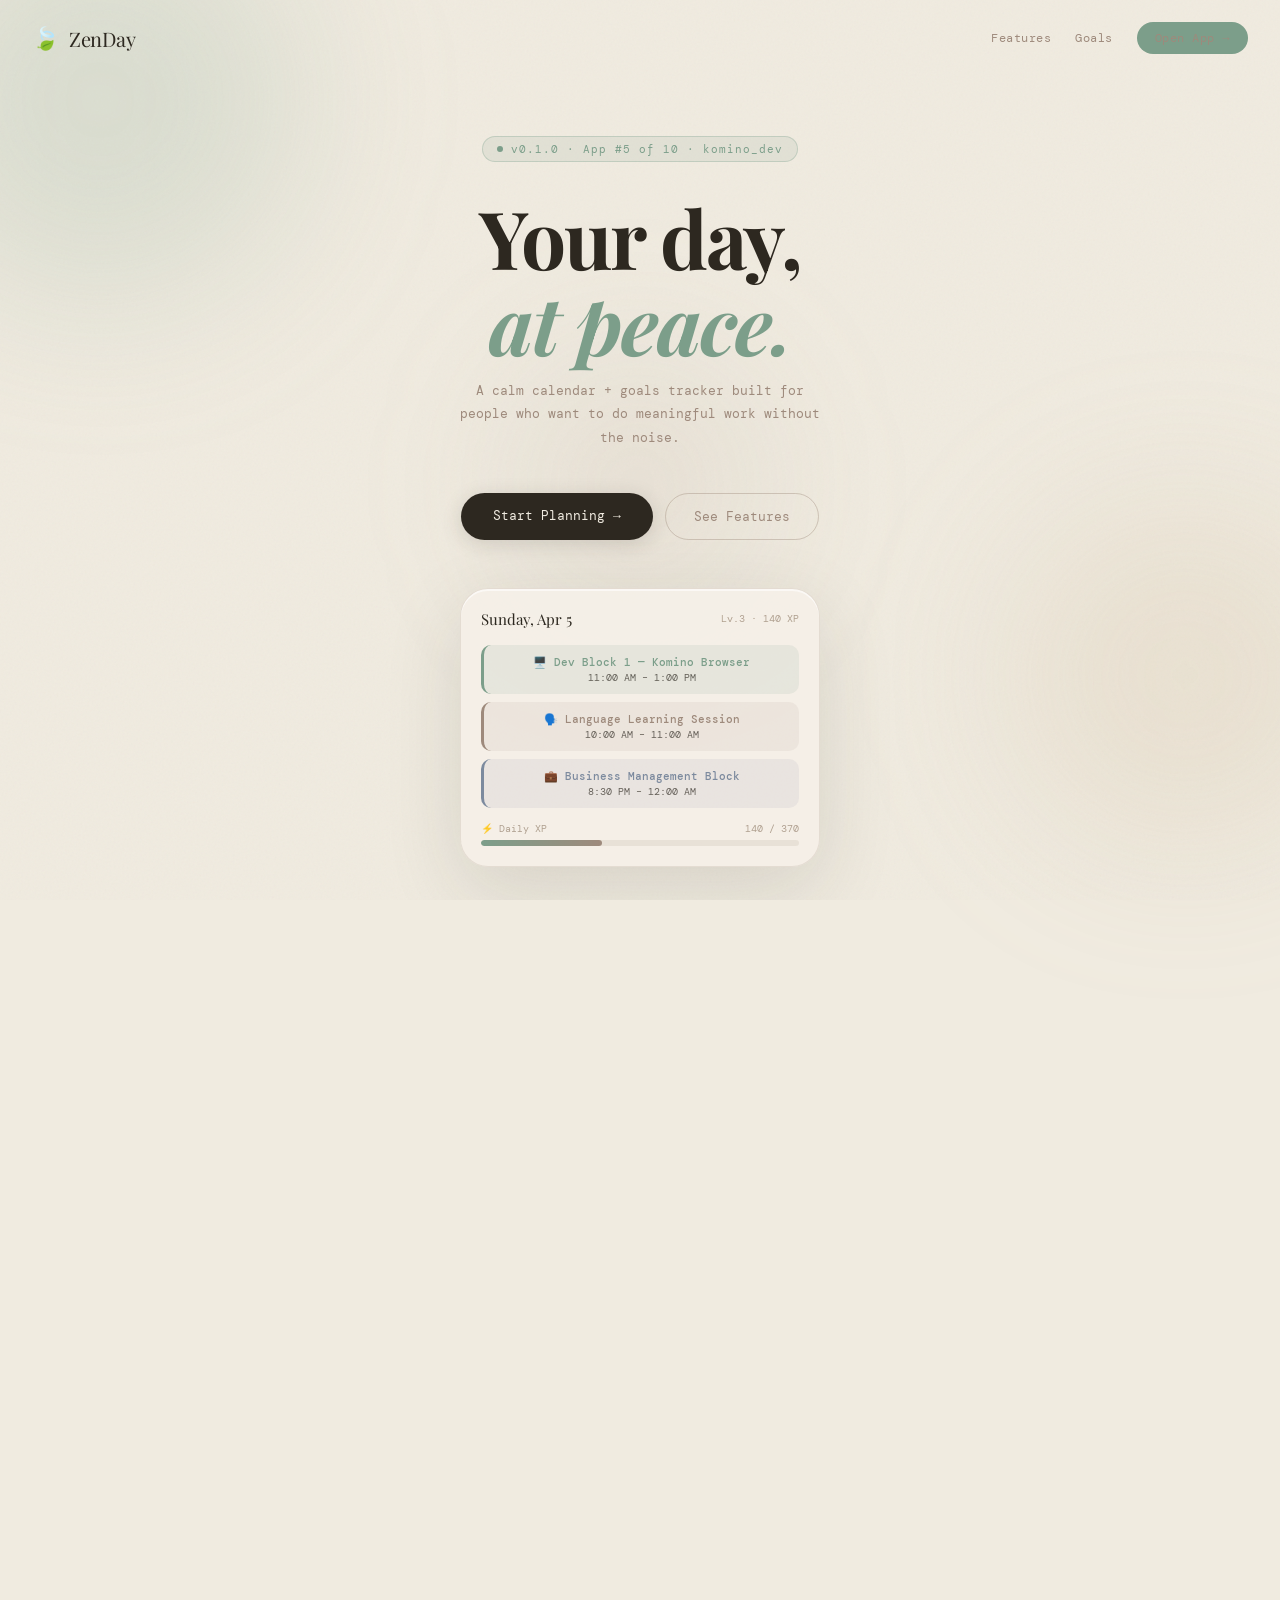
<file: index.html>
<!DOCTYPE html>
<html lang="en">
<head>
  <meta charset="UTF-8" />
  <meta name="viewport" content="width=device-width, initial-scale=1.0" />
  <title>ZenDay — calm. focused. yours.</title>
  <link rel="manifest" href="manifest.json" />
  <meta name="theme-color" content="#7c9e8a" />
  <link rel="preconnect" href="https://fonts.googleapis.com" />
  <link rel="preconnect" href="https://fonts.gstatic.com" crossorigin />
  <link href="https://fonts.googleapis.com/css2?family=Playfair+Display:ital,wght@0,400;0,600;1,400&family=DM+Mono:wght@300;400;500&display=swap" rel="stylesheet" />
  <style>
    *, *::before, *::after { box-sizing: border-box; margin: 0; padding: 0; }

    :root {
      --cream: #f0ebe0;
      --cream-dark: #e8e0d0;
      --sage: #7c9e8a;
      --sand: #c4a882;
      --brown: #9e8a7c;
      --ink: #2d2820;
      --muted: #9e8a7c;
      --faint: #b0a090;
    }

    html, body {
      height: 100%;
      background: var(--cream);
      color: var(--ink);
      font-family: 'DM Mono', monospace;
      overflow-x: hidden;
    }

    /* ── GRAIN ── */
    body::before {
      content: '';
      position: fixed; inset: 0;
      background-image: url("data:image/svg+xml,%3Csvg viewBox='0 0 512 512' xmlns='http://www.w3.org/2000/svg'%3E%3Cfilter id='n'%3E%3CfeTurbulence type='fractalNoise' baseFrequency='0.8' numOctaves='4' stitchTiles='stitch'/%3E%3C/filter%3E%3Crect width='100%25' height='100%25' filter='url(%23n)'/%3E%3C/svg%3E");
      opacity: 0.035;
      pointer-events: none;
      z-index: 0;
    }

    /* ── BLOBS ── */
    .blob {
      position: fixed;
      border-radius: 50%;
      filter: blur(80px);
      pointer-events: none;
      z-index: 0;
    }
    .blob-1 { width: 400px; height: 400px; background: rgba(124,158,138,0.18); top: -100px; left: -100px; }
    .blob-2 { width: 350px; height: 350px; background: rgba(196,168,130,0.15); bottom: 50px; right: -80px; }
    .blob-3 { width: 250px; height: 250px; background: rgba(158,138,124,0.12); top: 40%; left: 40%; }

    /* ── LAYOUT ── */
    .wrap { position: relative; z-index: 1; min-height: 100vh; display: flex; flex-direction: column; }

    /* ── NAV ── */
    nav {
      padding: 22px 32px;
      display: flex; align-items: center; justify-content: space-between;
    }
    .nav-logo { display: flex; align-items: center; gap: 10px; text-decoration: none; }
    .nav-logo span.leaf { font-size: 22px; }
    .nav-logo span.name { font-family: 'Playfair Display', serif; font-size: 20px; color: var(--ink); letter-spacing: -0.3px; }
    .nav-links { display: flex; gap: 24px; align-items: center; }
    .nav-links a { color: var(--muted); text-decoration: none; font-size: 12px; letter-spacing: 0.5px; transition: color 0.2s; }
    .nav-links a:hover { color: var(--ink); }
    .btn-nav {
      padding: 8px 18px; border-radius: 99px;
      background: var(--sage); color: #f5f0e8;
      font-family: 'DM Mono', monospace; font-size: 12px;
      border: none; cursor: pointer; text-decoration: none;
      transition: opacity 0.2s; display: inline-block;
    }
    .btn-nav:hover { opacity: 0.85; }

    /* ── HERO ── */
    .hero {
      flex: 1; display: flex; flex-direction: column; align-items: center;
      justify-content: center; padding: 60px 24px 40px; text-align: center;
    }
    .hero-tag {
      display: inline-flex; align-items: center; gap: 8px;
      background: rgba(124,158,138,0.12); border: 1px solid rgba(124,158,138,0.3);
      border-radius: 99px; padding: 5px 14px; margin-bottom: 32px;
      font-size: 11px; color: var(--sage); letter-spacing: 1px;
      animation: fadeUp 0.6s ease both;
    }
    .hero-dot { width: 6px; height: 6px; border-radius: 50%; background: var(--sage); }
    .hero-title {
      font-family: 'Playfair Display', serif;
      font-size: clamp(42px, 9vw, 80px);
      line-height: 1.08; letter-spacing: -2px;
      color: var(--ink); margin-bottom: 12px;
      animation: fadeUp 0.6s 0.1s ease both;
    }
    .hero-title em { font-style: italic; color: var(--sage); }
    .hero-sub {
      font-size: 13px; color: var(--muted); margin-bottom: 44px; line-height: 1.8;
      max-width: 380px; animation: fadeUp 0.6s 0.2s ease both;
    }
    .hero-cta { display: flex; gap: 12px; flex-wrap: wrap; justify-content: center; animation: fadeUp 0.6s 0.3s ease both; }
    .btn-primary {
      padding: 14px 32px; border-radius: 99px;
      background: var(--ink); color: var(--cream);
      font-family: 'DM Mono', monospace; font-size: 13px;
      border: none; cursor: pointer; text-decoration: none;
      transition: transform 0.2s, box-shadow 0.2s;
      box-shadow: 0 4px 20px rgba(45,40,32,0.15);
    }
    .btn-primary:hover { transform: translateY(-2px); box-shadow: 0 8px 28px rgba(45,40,32,0.2); }
    .btn-ghost {
      padding: 14px 28px; border-radius: 99px;
      border: 1px solid rgba(158,138,124,0.4);
      background: none; color: var(--muted);
      font-family: 'DM Mono', monospace; font-size: 13px;
      cursor: pointer; text-decoration: none;
      transition: all 0.2s;
    }
    .btn-ghost:hover { border-color: var(--ink); color: var(--ink); }

    /* ── PREVIEW CARD ── */
    .preview {
      margin: 48px auto 0; width: 100%; max-width: 360px;
      animation: fadeUp 0.7s 0.4s ease both;
    }
    .preview-phone {
      background: rgba(245,240,232,0.9);
      border: 1px solid rgba(158,138,124,0.2);
      border-radius: 28px;
      padding: 20px;
      box-shadow: 0 24px 80px rgba(45,40,32,0.12), 0 2px 0 rgba(255,255,255,0.6) inset;
    }
    .preview-bar {
      display: flex; align-items: center; justify-content: space-between;
      margin-bottom: 16px;
    }
    .preview-title { font-family: 'Playfair Display', serif; font-size: 15px; color: var(--ink); }
    .preview-date { font-size: 10px; color: var(--faint); }
    .preview-event {
      border-radius: 10px; padding: 10px 12px; margin-bottom: 8px;
      border-left: 3px solid;
    }
    .preview-event-title { font-size: 11px; font-weight: 500; }
    .preview-event-time { font-size: 10px; opacity: 0.7; margin-top: 2px; }
    .ev1 { background: rgba(124,158,138,0.12); border-color: #7c9e8a; }
    .ev1 .preview-event-title { color: #7c9e8a; }
    .ev2 { background: rgba(158,138,124,0.1); border-color: #9e8a7c; }
    .ev2 .preview-event-title { color: #9e8a7c; }
    .ev3 { background: rgba(124,130,158,0.1); border-color: #7c8a9e; }
    .ev3 .preview-event-title { color: #7c8a9e; }
    .preview-xp { margin-top: 14px; }
    .preview-xp-label { font-size: 10px; color: var(--faint); margin-bottom: 5px; display: flex; justify-content: space-between; }
    .preview-xp-bar { height: 6px; background: rgba(158,138,124,0.15); border-radius: 99px; overflow: hidden; }
    .preview-xp-fill { height: 100%; width: 38%; background: linear-gradient(90deg, #7c9e8a, #9e8a7c); border-radius: 99px; }

    /* ── FEATURES ── */
    .features {
      padding: 80px 24px; max-width: 900px; margin: 0 auto; width: 100%;
    }
    .section-tag {
      font-size: 11px; letter-spacing: 2px; color: var(--sage);
      text-transform: uppercase; text-align: center; margin-bottom: 14px;
    }
    .section-title {
      font-family: 'Playfair Display', serif; font-size: clamp(28px, 5vw, 42px);
      text-align: center; color: var(--ink); margin-bottom: 56px; letter-spacing: -1px;
    }
    .feat-grid { display: grid; grid-template-columns: repeat(auto-fit, minmax(240px, 1fr)); gap: 16px; }
    .feat-card {
      background: rgba(245,240,232,0.7); border: 1px solid rgba(158,138,124,0.18);
      border-radius: 20px; padding: 24px; transition: transform 0.2s, box-shadow 0.2s;
    }
    .feat-card:hover { transform: translateY(-4px); box-shadow: 0 12px 40px rgba(45,40,32,0.08); }
    .feat-icon { font-size: 28px; margin-bottom: 14px; }
    .feat-name { font-family: 'Playfair Display', serif; font-size: 16px; color: var(--ink); margin-bottom: 8px; }
    .feat-desc { font-size: 12px; color: var(--muted); line-height: 1.7; }

    /* ── GOALS PREVIEW ── */
    .goals-section {
      padding: 0 24px 80px; max-width: 700px; margin: 0 auto; width: 100%;
    }
    .goal-item {
      display: flex; align-items: center; gap: 14px;
      padding: 14px 16px; border-radius: 14px; margin-bottom: 10px;
      background: rgba(245,240,232,0.7); border: 1px solid rgba(158,138,124,0.15);
      animation: fadeUp 0.5s ease both;
    }
    .goal-check {
      width: 22px; height: 22px; border-radius: 50%; flex-shrink: 0;
      border: 2px solid var(--sand); display: flex; align-items: center; justify-content: center;
      font-size: 12px; color: #f5f0e8;
    }
    .goal-check.done { background: var(--sage); border-color: var(--sage); }
    .goal-text { flex: 1; font-size: 13px; color: var(--ink); }
    .goal-tags { display: flex; gap: 6px; flex-wrap: wrap; margin-top: 4px; }
    .goal-tag {
      font-size: 10px; padding: 2px 8px; border-radius: 99px;
      background: rgba(124,158,138,0.12); color: var(--sage);
      border: 1px solid rgba(124,158,138,0.25);
    }
    .goal-xp { font-size: 11px; color: var(--sand); font-weight: 500; flex-shrink: 0; }

    /* ── CTA SECTION ── */
    .cta-section {
      padding: 60px 24px 80px; text-align: center;
      background: rgba(124,158,138,0.06);
      border-top: 1px solid rgba(124,158,138,0.12);
    }
    .cta-section h2 { font-family: 'Playfair Display', serif; font-size: 32px; color: var(--ink); margin-bottom: 12px; letter-spacing: -0.5px; }
    .cta-section p { font-size: 13px; color: var(--muted); margin-bottom: 32px; }

    /* ── FOOTER ── */
    footer {
      padding: 24px 32px; border-top: 1px solid rgba(158,138,124,0.12);
      display: flex; align-items: center; justify-content: space-between;
      font-size: 11px; color: var(--faint);
    }
    .footer-right { display: flex; gap: 20px; }
    footer a { color: var(--faint); text-decoration: none; transition: color 0.2s; }
    footer a:hover { color: var(--ink); }

    /* ── ANIMATIONS ── */
    @keyframes fadeUp {
      from { opacity: 0; transform: translateY(20px); }
      to { opacity: 1; transform: translateY(0); }
    }

    /* ── MOBILE ── */
    @media (max-width: 600px) {
      nav { padding: 16px 20px; }
      .nav-links { gap: 12px; }
      .nav-links a:not(.btn-nav) { display: none; }
      footer { flex-direction: column; gap: 12px; text-align: center; }
      .footer-right { justify-content: center; }
    }
  </style>
</head>
<body>
  <div class="blob blob-1"></div>
  <div class="blob blob-2"></div>
  <div class="blob blob-3"></div>

  <div class="wrap">
    <!-- NAV -->
    <nav>
      <a href="index.html" class="nav-logo">
        <span class="leaf">🍃</span>
        <span class="name">ZenDay</span>
      </a>
      <div class="nav-links">
        <a href="#features">Features</a>
        <a href="#goals">Goals</a>
        <a href="app.html" class="btn-nav">Open App →</a>
      </div>
    </nav>

    <!-- HERO -->
    <section class="hero">
      <div class="hero-tag">
        <div class="hero-dot"></div>
        v0.1.0 · App #5 of 10 · komino_dev
      </div>
      <h1 class="hero-title">Your day,<br /><em>at peace.</em></h1>
      <p class="hero-sub">A calm calendar + goals tracker built for people who want to do meaningful work without the noise.</p>
      <div class="hero-cta">
        <a href="app.html" class="btn-primary">Start Planning →</a>
        <a href="#features" class="btn-ghost">See Features</a>
      </div>

      <!-- Phone preview -->
      <div class="preview">
        <div class="preview-phone">
          <div class="preview-bar">
            <span class="preview-title">Sunday, Apr 5</span>
            <span class="preview-date">Lv.3 · 140 XP</span>
          </div>
          <div class="preview-event ev1">
            <div class="preview-event-title">🖥️ Dev Block 1 — Komino Browser</div>
            <div class="preview-event-time">11:00 AM – 1:00 PM</div>
          </div>
          <div class="preview-event ev2">
            <div class="preview-event-title">🗣️ Language Learning Session</div>
            <div class="preview-event-time">10:00 AM – 11:00 AM</div>
          </div>
          <div class="preview-event ev3">
            <div class="preview-event-title">💼 Business Management Block</div>
            <div class="preview-event-time">8:30 PM – 12:00 AM</div>
          </div>
          <div class="preview-xp">
            <div class="preview-xp-label"><span>⚡ Daily XP</span><span>140 / 370</span></div>
            <div class="preview-xp-bar"><div class="preview-xp-fill"></div></div>
          </div>
        </div>
      </div>
    </section>

    <!-- FEATURES -->
    <section class="features" id="features">
      <div class="section-tag">What's inside</div>
      <h2 class="section-title">Everything you need,<br />nothing you don't.</h2>
      <div class="feat-grid">
        <div class="feat-card">
          <div class="feat-icon">📅</div>
          <div class="feat-name">Day Timeline</div>
          <div class="feat-desc">Visual hour-by-hour timeline with overlapping event support and color-coded categories. Add, edit, or delete in seconds.</div>
        </div>
        <div class="feat-card">
          <div class="feat-icon">⚡</div>
          <div class="feat-name">Goals & XP</div>
          <div class="feat-desc">Turn your to-dos into goals with XP rewards. Daily, weekly, monthly — watch your level bar grow as you check things off.</div>
        </div>
        <div class="feat-card">
          <div class="feat-icon">🔔</div>
          <div class="feat-name">Smart Alarms</div>
          <div class="feat-desc">Set reminder sounds before events start. Bell, chime, rain drop, singing bowl — or silence. Your choice.</div>
        </div>
        <div class="feat-card">
          <div class="feat-icon">👥</div>
          <div class="feat-name">Share Events</div>
          <div class="feat-desc">Share events with friends by username or invite link. See shared events at a glance directly on the timeline.</div>
        </div>
        <div class="feat-card">
          <div class="feat-icon">🏷️</div>
          <div class="feat-name">8 Categories</div>
          <div class="feat-desc">Dev, Study, Business, Creative, Health, Social, Meals, Personal — each with its own warm color on the timeline.</div>
        </div>
        <div class="feat-card">
          <div class="feat-icon">📲</div>
          <div class="feat-name">Install as App</div>
          <div class="feat-desc">Full PWA — install on your phone or desktop, works offline, feels native. No App Store needed.</div>
        </div>
      </div>
    </section>

    <!-- GOALS PREVIEW -->
    <section class="goals-section" id="goals">
      <div class="section-tag">Goals system</div>
      <h2 class="section-title" style="margin-bottom:32px;">Chase goals,<br />not tasks.</h2>

      <div class="goal-item" style="animation-delay:0s">
        <div class="goal-check done">✓</div>
        <div style="flex:1">
          <div class="goal-text">🌅 Morning routine + breakfast done by 10AM</div>
          <div class="goal-tags">
            <span class="goal-tag">daily</span>
            <span class="goal-tag" style="color:#c4a882;border-color:rgba(196,168,130,0.3);background:rgba(196,168,130,0.1)">personal</span>
          </div>
        </div>
        <div class="goal-xp">+10 xp</div>
      </div>
      <div class="goal-item" style="animation-delay:0.1s">
        <div class="goal-check done">✓</div>
        <div style="flex:1">
          <div class="goal-text">🗣️ Complete 1h language learning session</div>
          <div class="goal-tags">
            <span class="goal-tag">daily</span>
            <span class="goal-tag" style="color:#9e8a7c;border-color:rgba(158,138,124,0.3);background:rgba(158,138,124,0.1)">study</span>
          </div>
        </div>
        <div class="goal-xp">+25 xp</div>
      </div>
      <div class="goal-item" style="animation-delay:0.2s">
        <div class="goal-check"></div>
        <div style="flex:1">
          <div class="goal-text">🖥️ Ship 1 feature on Komino Browser</div>
          <div class="goal-tags">
            <span class="goal-tag">daily</span>
            <span class="goal-tag" style="color:#7c8a9e;border-color:rgba(124,138,158,0.3);background:rgba(124,138,158,0.1)">dev</span>
          </div>
        </div>
        <div class="goal-xp">+40 xp</div>
      </div>
      <div class="goal-item" style="animation-delay:0.3s">
        <div class="goal-check"></div>
        <div style="flex:1">
          <div class="goal-text">💰 Make first online earning (any amount)</div>
          <div class="goal-tags">
            <span class="goal-tag" style="color:#9e7c8a;border-color:rgba(158,124,138,0.3);background:rgba(158,124,138,0.1)">monthly</span>
            <span class="goal-tag" style="color:#9e7c8a;border-color:rgba(158,124,138,0.3);background:rgba(158,124,138,0.1)">business</span>
          </div>
        </div>
        <div class="goal-xp">+100 xp</div>
      </div>
    </section>

    <!-- CTA -->
    <section class="cta-section">
      <h2>Ready to plan your day?</h2>
      <p>It takes 30 seconds to set up. Just pick a username and go.</p>
      <a href="app.html" class="btn-primary">Open ZenDay →</a>
    </section>

    <!-- FOOTER -->
    <footer>
      <span>🍃 ZenDay v0.1.0 · komino_dev · 10-day 10-apps #5</span>
      <div class="footer-right">
        <a href="https://github.com/kayo-isle69" target="_blank">GitHub</a>
        <a href="app.html">App</a>
      </div>
    </footer>
  </div>

  <script>
    if ('serviceWorker' in navigator) {
      navigator.serviceWorker.register('sw.js');
    }
  </script>
</body>
</html>
</file>
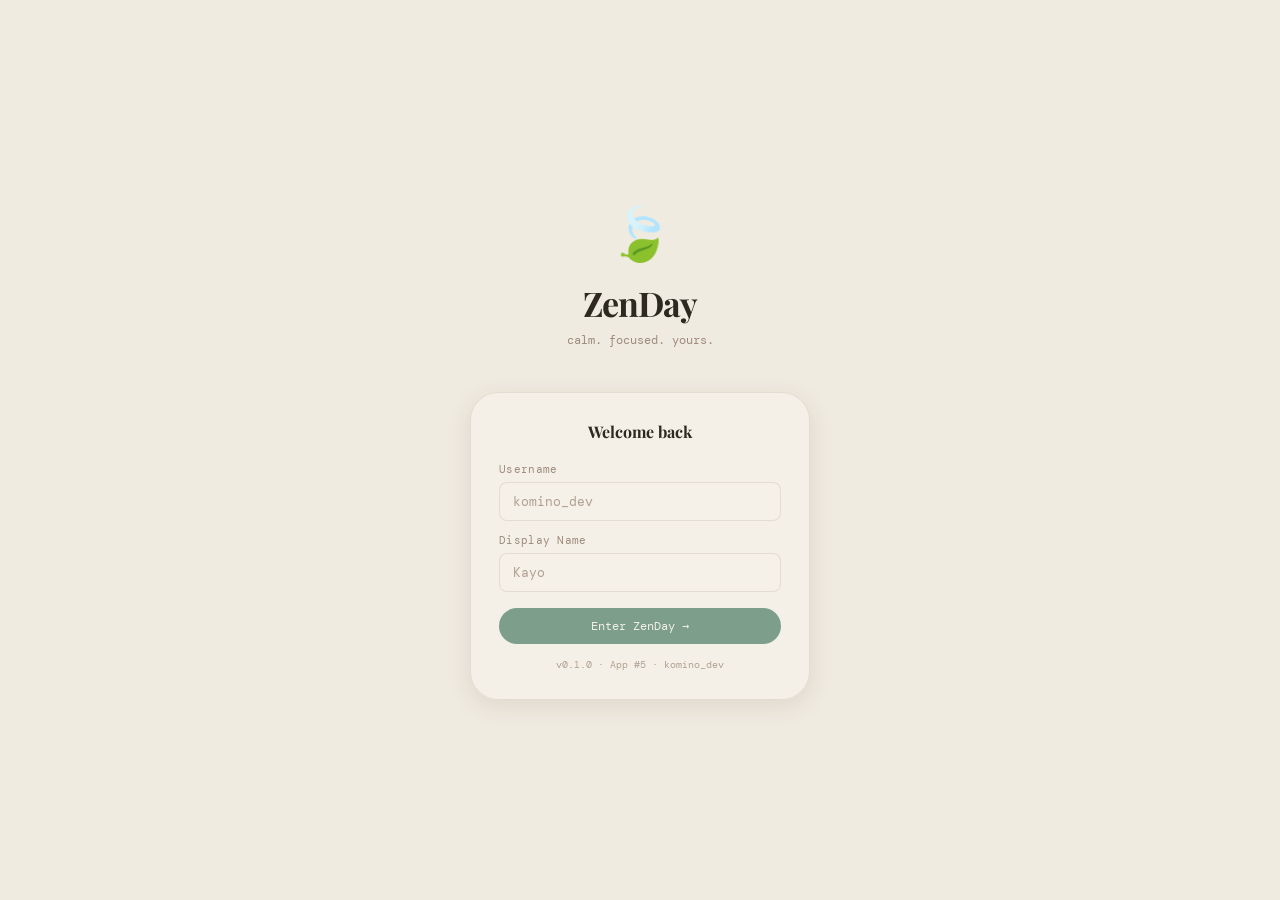
<file: app-1.html>
<!DOCTYPE html>
<html lang="en">
<head>
  <meta charset="UTF-8" />
  <meta name="viewport" content="width=device-width, initial-scale=1.0, viewport-fit=cover" />
  <title>ZenDay</title>
  <link rel="manifest" href="manifest.json" />
  <meta name="theme-color" content="#7c9e8a" />
  <meta name="apple-mobile-web-app-capable" content="yes" />
  <meta name="apple-mobile-web-app-status-bar-style" content="default" />
  <link rel="preconnect" href="https://fonts.googleapis.com" />
  <link rel="preconnect" href="https://fonts.gstatic.com" crossorigin />
  <link href="https://fonts.googleapis.com/css2?family=Playfair+Display:ital,wght@0,400;0,600;1,400&family=DM+Mono:wght@300;400;500&display=swap" rel="stylesheet" />
  <link rel="stylesheet" href="style.css" />
  <style>
    /* ── APP SHELL ── */
    #login-screen, #app-shell { position: fixed; inset: 0; z-index: 10; }

    /* LOGIN */
    #login-screen {
      display: flex; flex-direction: column; align-items: center; justify-content: center;
      padding: 32px 24px; gap: 0; background: var(--cream);
    }
    .login-logo { font-size: 52px; margin-bottom: 12px; }
    .login-title { font-family: 'Playfair Display', serif; font-size: 34px; color: var(--ink); letter-spacing: -1px; margin-bottom: 6px; }
    .login-sub { font-size: 12px; color: var(--muted); margin-bottom: 44px; }
    .login-card {
      background: var(--cream-card); border: 1px solid var(--border);
      border-radius: var(--radius-xl); padding: 28px;
      width: 100%; max-width: 340px;
      box-shadow: var(--shadow-md);
    }
    .login-card h3 { font-family: 'Playfair Display', serif; font-size: 16px; color: var(--ink); margin-bottom: 20px; text-align: center; }
    .login-card .form-row { display: flex; flex-direction: column; gap: 12px; }
    .login-version { font-size: 10px; color: var(--faint); text-align: center; margin-top: 14px; }

    /* APP SHELL */
    #app-shell { display: flex; flex-direction: column; background: var(--cream); }
    #app-shell.hidden { display: none; }

    /* HEADER */
    .app-header {
      padding: 14px 18px 10px;
      background: rgba(240,235,224,0.92); backdrop-filter: blur(14px);
      border-bottom: 1px solid var(--border);
      display: flex; align-items: center; justify-content: space-between;
      position: sticky; top: 0; z-index: 50; flex-shrink: 0;
    }
    .header-logo { display: flex; align-items: center; gap: 7px; }
    .header-logo span:first-child { font-size: 18px; }
    .header-logo span:last-child { font-family: 'Playfair Display', serif; font-size: 18px; color: var(--ink); }
    .header-right { display: flex; align-items: center; gap: 10px; }
    .header-user-info { text-align: right; }
    .header-level { font-size: 10px; color: var(--sage); }
    .header-xp { font-size: 10px; color: var(--faint); }

    /* CONTENT */
    #content { flex: 1; overflow-y: auto; overflow-x: hidden; padding-bottom: 72px; position: relative; z-index: 1; }

    /* BOTTOM NAV */
    .bottom-nav {
      position: fixed; bottom: 0; left: 0; right: 0; z-index: 60;
      background: rgba(240,235,224,0.95); backdrop-filter: blur(16px);
      border-top: 1px solid var(--border);
      display: flex; padding: 8px 0 max(12px, env(safe-area-inset-bottom));
    }
    .nav-item {
      flex: 1; background: none; border: none; cursor: pointer;
      display: flex; flex-direction: column; align-items: center; gap: 3px;
      padding: 4px 0; transition: opacity 0.15s;
    }
    .nav-icon { font-size: 22px; transition: filter 0.2s; }
    .nav-label { font-family: 'DM Mono', monospace; font-size: 10px; color: var(--faint); transition: color 0.2s; }
    .nav-dot { width: 4px; height: 4px; border-radius: 50%; background: var(--sage); opacity: 0; transition: opacity 0.2s; }
    .nav-item.active .nav-label { color: var(--sage); font-weight: 500; }
    .nav-item.active .nav-dot { opacity: 1; }
    .nav-item.active .nav-icon { filter: none; }
    .nav-item:not(.active) .nav-icon { filter: grayscale(55%) opacity(0.7); }

    /* ─── CALENDAR TAB ─── */
    #tab-calendar { padding: 16px 18px; }
    .cal-date-nav {
      display: flex; align-items: center; gap: 10px; margin-bottom: 16px;
    }
    .cal-date-center { flex: 1; text-align: center; }
    .cal-date-main { font-family: 'Playfair Display', serif; font-size: 17px; color: var(--ink); }
    .cal-date-sub { font-size: 10px; color: var(--faint); margin-top: 1px; }

    /* TIMELINE */
    .timeline-wrap { position: relative; }
    .tl-row { position: relative; display: flex; align-items: flex-start; min-height: 80px; }
    .tl-label { width: 50px; font-size: 10px; color: var(--faint); padding-top: 2px; flex-shrink: 0; font-family: 'DM Mono', monospace; }
    .tl-line { position: absolute; left: 50px; right: 0; top: 0; border-top: 1px solid rgba(158,138,124,0.13); }
    .tl-events { flex: 1; padding: 4px 0 0 8px; position: relative; min-height: 76px; }

    /* EVENTS */
    .event-block {
      border-radius: var(--radius-sm); padding: 6px 10px;
      cursor: pointer; margin-bottom: 4px; border-left: 3px solid;
      transition: transform 0.15s, box-shadow 0.15s;
      position: relative;
    }
    .event-block:hover { transform: translateX(2px); box-shadow: var(--shadow-sm); }
    .event-block-title { font-size: 12px; font-weight: 500; white-space: nowrap; overflow: hidden; text-overflow: ellipsis; }
    .event-block-meta { font-size: 10px; opacity: 0.7; margin-top: 2px; }
    .event-alarm-badge { position: absolute; top: 6px; right: 8px; font-size: 9px; }

    /* FLOATING ADD */
    .fab {
      position: fixed; bottom: 80px; right: 20px; z-index: 55;
      width: 54px; height: 54px; border-radius: 50%;
      background: linear-gradient(135deg, var(--sage), var(--brown));
      border: none; color: #f5f0e8; font-size: 26px;
      cursor: pointer; box-shadow: 0 4px 20px rgba(124,158,138,0.45);
      display: flex; align-items: center; justify-content: center;
      transition: transform 0.2s, box-shadow 0.2s;
    }
    .fab:hover { transform: scale(1.08); box-shadow: 0 6px 28px rgba(124,158,138,0.55); }

    /* ─── GOALS TAB ─── */
    #tab-goals { padding: 16px 18px; }

    .goals-xp-card {
      background: linear-gradient(135deg, rgba(124,158,138,0.12), rgba(196,168,130,0.12));
      border: 1px solid var(--sage-border); border-radius: var(--radius-lg);
      padding: 18px 20px; margin-bottom: 16px;
    }
    .goals-xp-top { display: flex; align-items: center; gap: 12px; margin-bottom: 14px; }
    .goals-xp-orb {
      width: 48px; height: 48px; border-radius: 50%;
      background: linear-gradient(135deg, var(--sage), var(--brown));
      display: flex; align-items: center; justify-content: center; font-size: 22px;
    }
    .goals-xp-info-level { font-family: 'Playfair Display', serif; font-size: 20px; color: var(--ink); }
    .goals-xp-info-sub { font-size: 11px; color: var(--muted); margin-top: 2px; }

    .goals-filter { display: flex; gap: 6px; margin-bottom: 14px; }
    .filter-btn {
      flex: 1; padding: 7px 4px; border-radius: 10px; cursor: pointer;
      font-family: 'DM Mono', monospace; font-size: 11px;
      border: 1px solid; transition: all 0.18s; text-transform: capitalize;
    }

    .goals-list { display: flex; flex-direction: column; gap: 10px; }
    .goal-item {
      display: flex; align-items: center; gap: 12px;
      background: var(--cream-card); border: 1px solid var(--border);
      border-radius: var(--radius-md); padding: 13px 14px;
      cursor: pointer; transition: all 0.18s;
    }
    .goal-item.done { opacity: 0.65; }
    .goal-check-circle {
      width: 24px; height: 24px; border-radius: 50%; flex-shrink: 0;
      border: 2px solid var(--sand); display: flex; align-items: center;
      justify-content: center; font-size: 12px; color: #f5f0e8;
      transition: all 0.2s;
    }
    .goal-check-circle.checked { background: var(--sage); border-color: var(--sage); }
    .goal-body { flex: 1; min-width: 0; }
    .goal-title { font-size: 13px; color: var(--ink); white-space: nowrap; overflow: hidden; text-overflow: ellipsis; }
    .goal-title.done { text-decoration: line-through; }
    .goal-tags-row { display: flex; gap: 5px; margin-top: 6px; flex-wrap: wrap; }
    .goal-xp-badge { font-size: 11px; color: var(--sand); flex-shrink: 0; font-weight: 500; }

    /* ─── FRIENDS TAB ─── */
    #tab-friends { padding: 16px 18px; display: flex; flex-direction: column; gap: 16px; }

    .invite-card {
      background: rgba(124,158,138,0.08); border: 1px solid var(--sage-border);
      border-radius: var(--radius-lg); padding: 16px;
    }
    .invite-card h4 { font-family: 'Playfair Display', serif; font-size: 15px; color: var(--ink); margin-bottom: 10px; }
    .invite-row { display: flex; gap: 8px; align-items: center; }
    .invite-link-box {
      flex: 1; background: rgba(245,240,232,0.8); border-radius: var(--radius-sm);
      padding: 8px 12px; font-size: 11px; color: var(--muted);
      border: 1px solid var(--border); overflow: hidden;
      white-space: nowrap; text-overflow: ellipsis;
    }
    .friend-item {
      display: flex; align-items: center; gap: 12px;
      background: var(--cream-card); border: 1px solid var(--border);
      border-radius: var(--radius-md); padding: 12px 14px;
    }
    .friend-info { flex: 1; }
    .friend-name { font-size: 13px; color: var(--ink); font-weight: 500; }
    .friend-shared { font-size: 11px; color: var(--muted); margin-top: 3px; }

    /* ─── EVENT FORM ─── */
    .form-stack { display: flex; flex-direction: column; gap: 14px; }
    .form-row-2 { display: grid; grid-template-columns: 1fr 1fr; gap: 10px; }
    .cat-grid { display: flex; flex-wrap: wrap; gap: 6px; }
    .cat-btn {
      padding: 5px 11px; border-radius: 99px; font-size: 12px; cursor: pointer;
      font-family: 'DM Mono', monospace; border: 1px solid; transition: all 0.18s;
    }
    .alarm-row { display: grid; grid-template-columns: 1fr 1fr; gap: 10px; }
    .friends-share { display: flex; gap: 8px; flex-wrap: wrap; }
    .share-friend-btn {
      display: flex; align-items: center; gap: 6px;
      padding: 5px 12px 5px 5px; border-radius: 99px; cursor: pointer;
      font-family: 'DM Mono', monospace; font-size: 12px; border: 1px solid;
      transition: all 0.18s;
    }
    .save-btn {
      width: 100%; padding: 13px; border-radius: var(--radius-md);
      border: none; font-family: 'DM Mono', monospace; font-size: 13px;
      font-weight: 500; cursor: pointer; color: #f5f0e8; transition: opacity 0.18s;
    }
    .save-btn:hover { opacity: 0.88; }

    /* ─── PROFILE ─── */
    #tab-profile { padding: 24px 18px; display: flex; flex-direction: column; gap: 20px; }
    .profile-card {
      background: var(--cream-card); border: 1px solid var(--border);
      border-radius: var(--radius-lg); padding: 22px;
      display: flex; flex-direction: column; align-items: center; gap: 12px;
    }
    .profile-name { font-family: 'Playfair Display', serif; font-size: 22px; color: var(--ink); }
    .profile-username { font-size: 12px; color: var(--muted); }
    .profile-stats { display: grid; grid-template-columns: repeat(3,1fr); gap: 12px; }
    .stat-box {
      background: var(--cream-card); border: 1px solid var(--border);
      border-radius: var(--radius-md); padding: 14px 10px; text-align: center;
    }
    .stat-val { font-family: 'Playfair Display', serif; font-size: 24px; color: var(--ink); }
    .stat-label { font-size: 10px; color: var(--muted); margin-top: 4px; }
    .logout-btn {
      width: 100%; padding: 13px; border-radius: var(--radius-md);
      border: 1px solid var(--border); background: none;
      font-family: 'DM Mono', monospace; font-size: 13px;
      color: var(--muted); cursor: pointer; transition: all 0.18s;
    }
    .logout-btn:hover { border-color: #c47c7c; color: #c47c7c; }
  </style>
</head>
<body>
  <div class="bg-blob bg-blob-1"></div>
  <div class="bg-blob bg-blob-2"></div>

  <!-- TOAST CONTAINER -->
  <div class="toast-container" id="toastContainer"></div>

  <!-- LOGIN SCREEN -->
  <div id="login-screen">
    <div class="login-logo">🍃</div>
    <h1 class="login-title">ZenDay</h1>
    <p class="login-sub">calm. focused. yours.</p>
    <div class="login-card">
      <h3>Welcome back</h3>
      <div class="form-row">
        <div>
          <label>Username</label>
          <input class="input" id="login-username" placeholder="komino_dev" maxlength="30" />
        </div>
        <div>
          <label>Display Name</label>
          <input class="input" id="login-name" placeholder="Kayo" maxlength="30" />
        </div>
        <button class="btn btn-sage" style="width:100%;margin-top:4px" onclick="doLogin()">Enter ZenDay →</button>
      </div>
      <div class="login-version">v0.1.0 · App #5 · komino_dev</div>
    </div>
  </div>

  <!-- APP SHELL -->
  <div id="app-shell" class="hidden">
    <!-- HEADER -->
    <header class="app-header">
      <div class="header-logo">
        <span>🍃</span>
        <span>ZenDay</span>
      </div>
      <div class="header-right">
        <div class="header-user-info">
          <div class="header-level" id="header-level">Lv. 1</div>
          <div class="header-xp" id="header-xp">0 XP</div>
        </div>
        <div class="avatar" id="header-avatar" style="width:36px;height:36px;font-size:14px;background:var(--sage)"></div>
      </div>
    </header>

    <!-- CONTENT AREA -->
    <div id="content">
      <!-- CALENDAR TAB -->
      <div id="tab-calendar">
        <div class="cal-date-nav">
          <button class="btn btn-icon" onclick="changeDate(-1)">‹</button>
          <div class="cal-date-center">
            <div class="cal-date-main" id="cal-date-main"></div>
            <div class="cal-date-sub" id="cal-date-sub"></div>
          </div>
          <button class="btn btn-icon" onclick="changeDate(1)">›</button>
        </div>
        <div class="timeline-wrap" id="timeline"></div>
      </div>

      <!-- GOALS TAB -->
      <div id="tab-goals" style="display:none">
        <div class="goals-xp-card">
          <div class="goals-xp-top">
            <div class="goals-xp-orb">⚡</div>
            <div>
              <div class="goals-xp-info-level" id="goals-level">Level 1</div>
              <div class="goals-xp-info-sub" id="goals-done-count">0 / 0 goals done</div>
            </div>
          </div>
          <div class="xp-bar-wrap">
            <div class="xp-bar-labels">
              <span id="xp-label-left">0 XP this level</span>
              <span id="xp-label-right">100 XP to next</span>
            </div>
            <div class="xp-bar-track"><div class="xp-bar-fill" id="xp-bar-fill" style="width:0%"></div></div>
          </div>
        </div>
        <div class="goals-filter">
          <button class="filter-btn" data-filter="all" onclick="setGoalFilter('all')">All</button>
          <button class="filter-btn" data-filter="daily" onclick="setGoalFilter('daily')">Daily</button>
          <button class="filter-btn" data-filter="weekly" onclick="setGoalFilter('weekly')">Weekly</button>
          <button class="filter-btn" data-filter="monthly" onclick="setGoalFilter('monthly')">Monthly</button>
        </div>
        <div class="goals-list" id="goals-list"></div>
        <button class="btn btn-sage" style="width:100%;margin-top:14px" onclick="openGoalForm()">+ New Goal</button>
      </div>

      <!-- FRIENDS TAB -->
      <div id="tab-friends" style="display:none">
        <div class="invite-card">
          <h4>Your Invite Link</h4>
          <div class="invite-row">
            <div class="invite-link-box" id="invite-link-box"></div>
            <button class="btn btn-sage" style="padding:9px 14px;font-size:12px" onclick="copyInviteLink()">Copy</button>
          </div>
        </div>
        <div>
          <label style="margin-bottom:8px">Add Friend by Username</label>
          <div style="display:flex;gap:8px">
            <input class="input" id="add-friend-input" placeholder="username..." style="flex:1" />
            <button class="btn btn-sage" style="padding:9px 14px;font-size:12px" onclick="addFriend()">Add</button>
          </div>
        </div>
        <div>
          <div style="font-family:'Playfair Display',serif;font-size:15px;color:var(--ink);margin-bottom:10px" id="friends-count-label">Friends (0)</div>
          <div id="friends-list" style="display:flex;flex-direction:column;gap:10px"></div>
        </div>
      </div>

      <!-- PROFILE TAB -->
      <div id="tab-profile" style="display:none">
        <div class="profile-card">
          <div class="avatar" id="profile-avatar" style="width:72px;height:72px;font-size:28px;background:var(--sage)"></div>
          <div class="profile-name" id="profile-name"></div>
          <div class="profile-username" id="profile-username"></div>
          <div style="width:100%;margin-top:4px">
            <div class="xp-bar-labels"><span id="profile-xp-label">LVL 1</span><span id="profile-xp-count">0 XP</span></div>
            <div class="xp-bar-track" style="margin-top:6px"><div class="xp-bar-fill" id="profile-xp-fill" style="width:0%"></div></div>
          </div>
        </div>
        <div class="profile-stats">
          <div class="stat-box"><div class="stat-val" id="stat-events">0</div><div class="stat-label">Events</div></div>
          <div class="stat-box"><div class="stat-val" id="stat-goals">0</div><div class="stat-label">Goals Done</div></div>
          <div class="stat-box"><div class="stat-val" id="stat-level">1</div><div class="stat-label">Level</div></div>
        </div>
        <button class="logout-btn" onclick="doLogout()">Sign Out</button>
      </div>
    </div>

    <!-- BOTTOM NAV -->
    <nav class="bottom-nav">
      <button class="nav-item active" data-tab="calendar" onclick="switchTab('calendar')">
        <span class="nav-icon">📅</span>
        <span class="nav-label">Calendar</span>
        <div class="nav-dot"></div>
      </button>
      <button class="nav-item" data-tab="goals" onclick="switchTab('goals')">
        <span class="nav-icon">⚡</span>
        <span class="nav-label">Goals</span>
        <div class="nav-dot"></div>
      </button>
      <button class="nav-item" data-tab="friends" onclick="switchTab('friends')">
        <span class="nav-icon">👥</span>
        <span class="nav-label">Friends</span>
        <div class="nav-dot"></div>
      </button>
      <button class="nav-item" data-tab="profile" onclick="switchTab('profile')">
        <span class="nav-icon">🌿</span>
        <span class="nav-label">Profile</span>
        <div class="nav-dot"></div>
      </button>
    </nav>

    <!-- FAB -->
    <button class="fab" id="fab" onclick="openEventForm()">+</button>
  </div>

  <!-- EVENT MODAL -->
  <div class="modal-overlay" id="event-modal">
    <div class="modal-sheet">
      <div class="modal-handle"></div>
      <div class="modal-header">
        <span class="modal-title" id="event-modal-title">New Event</span>
        <button class="modal-close" onclick="closeModal('event-modal')">×</button>
      </div>
      <div class="form-stack" id="event-form"></div>
    </div>
  </div>

  <!-- GOAL MODAL -->
  <div class="modal-overlay" id="goal-modal">
    <div class="modal-sheet">
      <div class="modal-handle"></div>
      <div class="modal-header">
        <span class="modal-title">New Goal</span>
        <button class="modal-close" onclick="closeModal('goal-modal')">×</button>
      </div>
      <div class="form-stack" id="goal-form"></div>
    </div>
  </div>

  <script src="app.js"></script>
</body>
</html>
</file>
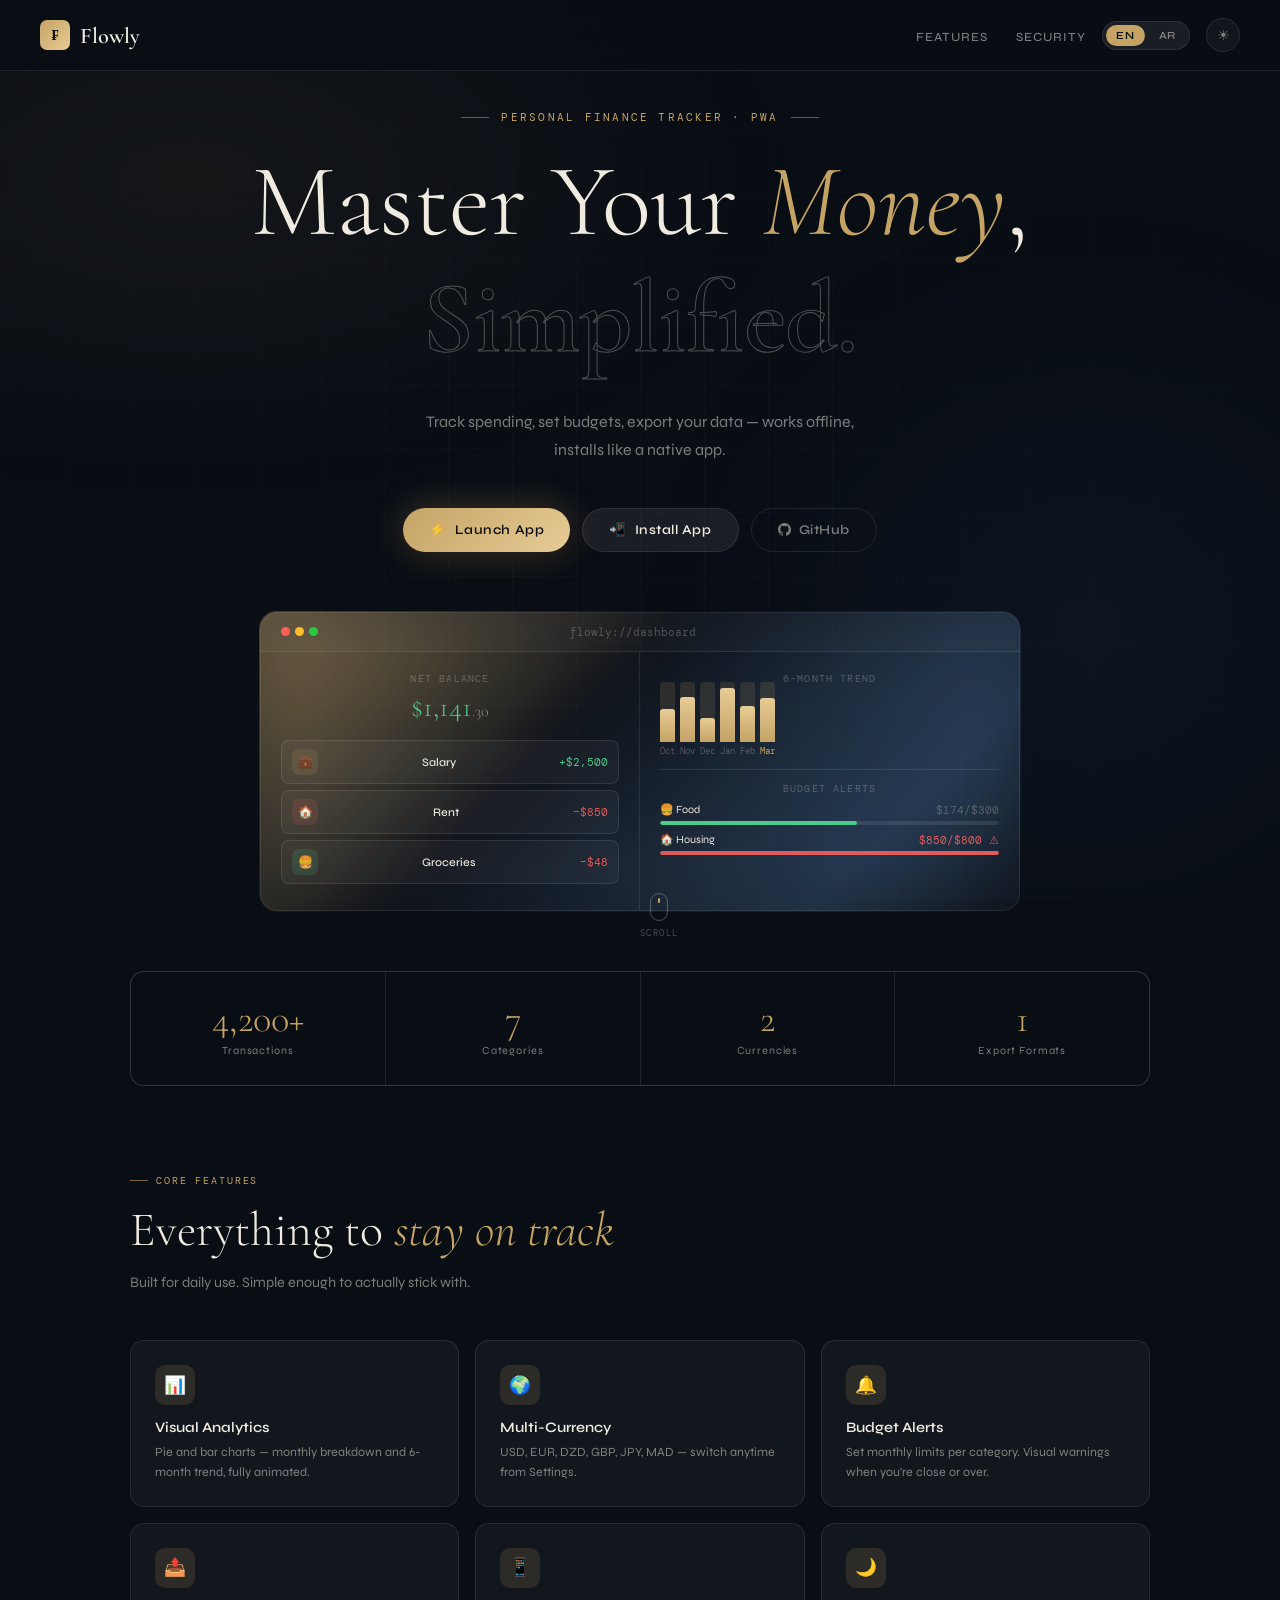
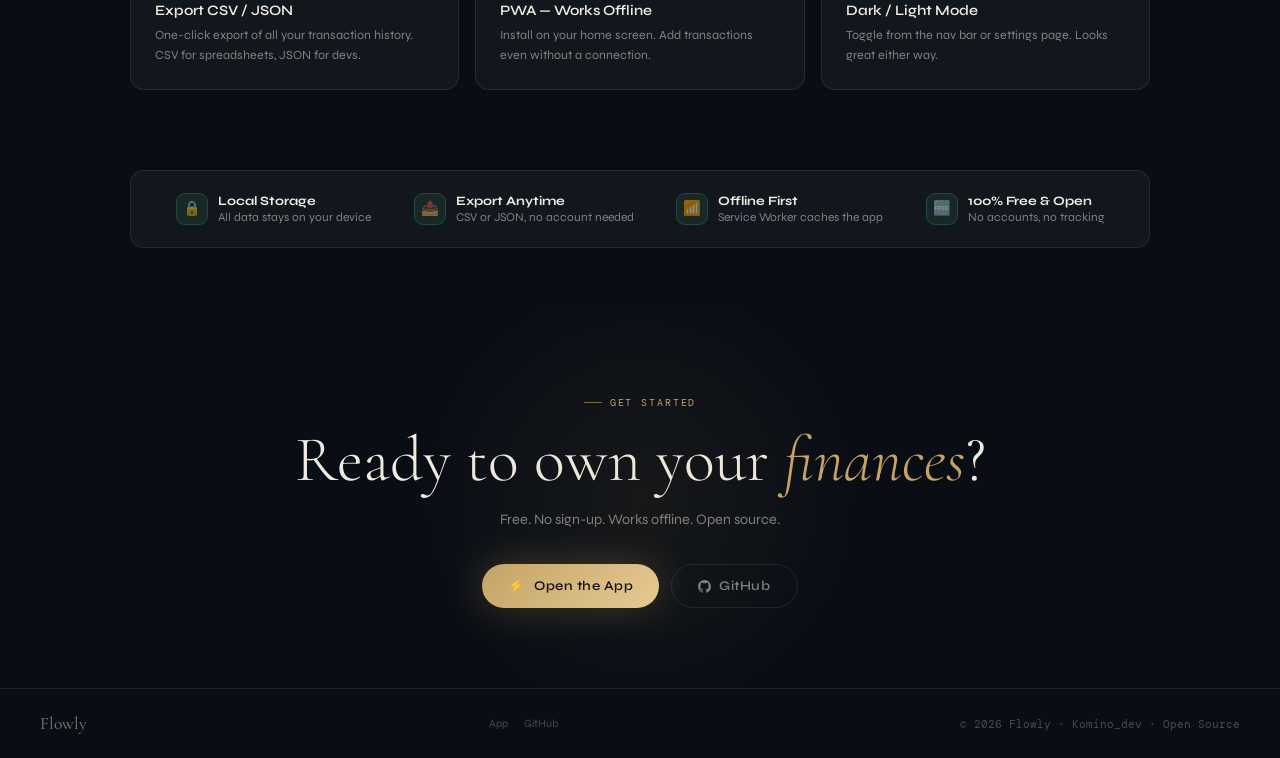
<file: index-6.html>
<!DOCTYPE html>
<html lang="en" dir="ltr" data-lang="en" data-theme="dark">
<head>
<meta charset="UTF-8">
<meta name="viewport" content="width=device-width, initial-scale=1.0">
<title>Flowly — Master Your Money, Simplified</title>
<link rel="manifest" href="manifest.json">
<meta name="theme-color" content="#c4a365">
<link rel="preconnect" href="https://fonts.googleapis.com">
<link href="https://fonts.googleapis.com/css2?family=Cormorant+Garamond:ital,wght@0,300;0,400;0,600;1,300;1,400&family=DM+Mono:wght@300;400;500&family=Syne:wght@400;500;600;700;800&display=swap" rel="stylesheet">
<style>
*, *::before, *::after { margin: 0; padding: 0; box-sizing: border-box; }
html { scroll-behavior: smooth; }
:root {
  --bg:#090d14; --surface:rgba(255,255,255,0.04); --surface-2:rgba(255,255,255,0.07);
  --border:rgba(255,255,255,0.09); --border-glow:rgba(196,163,101,0.3);
  --gold:#c4a365; --gold-light:#e8cc96; --gold-dim:rgba(196,163,101,0.15);
  --green:#4eca8b; --red:#e05c5c; --blue:#5c9be0;
  --text:#f0ebe0; --text-dim:rgba(240,235,224,0.5); --text-faint:rgba(240,235,224,0.28);
  --radius:16px; --font-d:'Cormorant Garamond',Georgia,serif;
  --font-ui:'Syne',sans-serif; --font-mono:'DM Mono',monospace;
}
[data-theme="light"] {
  --bg:#f5f0e8; --surface:rgba(0,0,0,0.04); --surface-2:rgba(0,0,0,0.06);
  --border:rgba(0,0,0,0.1); --gold:#9a6f2a; --gold-light:#c4932e;
  --gold-dim:rgba(154,111,42,0.1); --text:#1a1409;
  --text-dim:rgba(26,20,9,0.55); --text-faint:rgba(26,20,9,0.3);
}
body { background:var(--bg); color:var(--text); font-family:var(--font-ui); overflow-x:hidden; }
.bg-mesh { position:fixed; inset:0; z-index:0; pointer-events:none;
  background: radial-gradient(ellipse 80% 60% at 15% 20%,rgba(196,163,101,0.06) 0%,transparent 60%),
              radial-gradient(ellipse 60% 80% at 85% 70%,rgba(92,155,224,0.05) 0%,transparent 60%); }
.bg-grid { position:fixed; inset:0; z-index:0; pointer-events:none;
  background-image: linear-gradient(rgba(255,255,255,0.025) 1px,transparent 1px),
    linear-gradient(90deg,rgba(255,255,255,0.025) 1px,transparent 1px);
  background-size:64px 64px;
  mask-image:radial-gradient(ellipse 80% 80% at 50% 50%,black 0%,transparent 100%); }

nav { position:fixed; top:0; left:0; right:0; z-index:100; padding:18px 40px;
  display:flex; align-items:center; justify-content:space-between;
  backdrop-filter:blur(20px); background:rgba(9,13,20,0.7);
  border-bottom:1px solid var(--border); transition:padding 0.3s; }
[data-theme="light"] nav { background:rgba(245,240,232,0.8); }
nav.scrolled { padding:12px 40px; }
.nav-logo { display:flex; align-items:center; gap:10px; font-family:var(--font-d);
  font-size:1.4rem; font-weight:600; color:var(--text); text-decoration:none; }
.logo-mark { width:30px; height:30px; border-radius:7px;
  background:linear-gradient(135deg,var(--gold),var(--gold-light));
  display:flex; align-items:center; justify-content:center;
  font-size:0.85rem; color:#090d14; font-weight:700; }
.nav-right { display:flex; align-items:center; gap:16px; }
.nav-links { display:flex; gap:28px; list-style:none; }
.nav-links a { font-size:0.78rem; letter-spacing:0.08em; text-transform:uppercase;
  color:var(--text-dim); text-decoration:none; font-weight:500; transition:color 0.2s; }
.nav-links a:hover { color:var(--gold); }
.lang-toggle { display:flex; align-items:center; gap:4px;
  background:var(--surface-2); border:1px solid var(--border); border-radius:100px; padding:3px; }
.lang-btn { padding:4px 10px; border-radius:100px; border:none; cursor:pointer;
  font-family:var(--font-ui); font-size:0.68rem; font-weight:600; letter-spacing:0.06em;
  text-transform:uppercase; transition:all 0.2s; background:transparent; color:var(--text-dim); }
.lang-btn.active { background:var(--gold); color:#090d14; }
.theme-btn { width:34px; height:34px; border-radius:50%; border:1px solid var(--border);
  background:var(--surface); cursor:pointer; display:flex; align-items:center;
  justify-content:center; font-size:0.9rem; color:var(--text-dim); transition:all 0.2s; }
.theme-btn:hover { border-color:var(--gold); color:var(--gold); }

main { position:relative; z-index:1; }

.hero { min-height:100vh; display:flex; flex-direction:column; align-items:center;
  justify-content:center; padding:110px 40px 60px; text-align:center; }
.hero-eyebrow { font-family:var(--font-mono); font-size:0.7rem; letter-spacing:0.2em;
  text-transform:uppercase; color:var(--gold); margin-bottom:24px;
  display:flex; align-items:center; gap:12px;
  opacity:0; animation:fadeUp 0.8s 0.2s forwards; }
.hero-eyebrow::before,.hero-eyebrow::after { content:''; display:block; width:28px; height:1px; background:var(--gold); opacity:0.5; }
.hero-title { font-family:var(--font-d); font-size:clamp(3rem,8vw,6.5rem);
  font-weight:300; line-height:1.05; opacity:0; animation:fadeUp 0.9s 0.35s forwards; }
.hero-title em { font-style:italic; color:var(--gold); }
.hero-title-2 { font-family:var(--font-d); font-size:clamp(3rem,8vw,6.5rem);
  font-weight:600; color:transparent; -webkit-text-stroke:1px rgba(240,235,224,0.3);
  margin-bottom:28px; opacity:0; animation:fadeUp 0.9s 0.5s forwards; }
[data-theme="light"] .hero-title-2 { -webkit-text-stroke:1px rgba(26,20,9,0.2); }
.hero-sub { font-size:1rem; color:var(--text-dim); max-width:480px; line-height:1.75;
  opacity:0; animation:fadeUp 0.9s 0.65s forwards; margin-bottom:44px; }
.hero-btns { display:flex; flex-wrap:wrap; gap:12px; justify-content:center;
  opacity:0; animation:fadeUp 0.9s 0.8s forwards; margin-bottom:60px; }

.btn { display:inline-flex; align-items:center; gap:8px; padding:13px 26px;
  border-radius:100px; font-family:var(--font-ui); font-size:0.83rem; font-weight:600;
  letter-spacing:0.04em; text-decoration:none; cursor:pointer; border:none;
  transition:all 0.25s cubic-bezier(0.23,1,0.32,1); }
.btn-primary { background:linear-gradient(135deg,var(--gold),var(--gold-light)); color:#090d14;
  box-shadow:0 0 36px rgba(196,163,101,0.3),0 4px 16px rgba(0,0,0,0.4); }
.btn-primary:hover { box-shadow:0 0 56px rgba(196,163,101,0.5),0 6px 24px rgba(0,0,0,0.4); transform:translateY(-2px); }
.btn-secondary { background:var(--surface-2); border:1px solid var(--border); color:var(--text); }
.btn-secondary:hover { border-color:var(--gold); color:var(--gold); transform:translateY(-2px); }
.btn-ghost { background:transparent; border:1px solid var(--border); color:var(--text-dim); }
.btn-ghost:hover { border-color:var(--text-dim); color:var(--text); transform:translateY(-2px); }

/* mini dashboard preview */
.preview-wrap { width:100%; max-width:760px; opacity:0; animation:fadeUp 1s 1s forwards; position:relative; }
.preview-wrap::before { content:''; position:absolute; inset:-1px;
  background:linear-gradient(135deg,rgba(196,163,101,0.35),transparent 40%,rgba(92,155,224,0.15) 80%,transparent);
  border-radius:18px; z-index:-1; }
.preview-card { background:rgba(255,255,255,0.03); backdrop-filter:blur(32px);
  border:1px solid var(--border); border-radius:18px; overflow:hidden; }
.preview-bar { display:flex; align-items:center; justify-content:space-between;
  padding:12px 20px; border-bottom:1px solid var(--border); background:rgba(255,255,255,0.02); }
.preview-dots { display:flex; gap:5px; }
.preview-dot { width:9px; height:9px; border-radius:50%; }
.preview-dot:nth-child(1){background:#ff5f57} .preview-dot:nth-child(2){background:#febc2e} .preview-dot:nth-child(3){background:#28c840}
.preview-body { display:grid; grid-template-columns:1fr 1fr; }
.preview-left { padding:20px; border-right:1px solid var(--border); }
.preview-right { padding:20px; }
.p-label { font-size:0.62rem; letter-spacing:0.12em; text-transform:uppercase; color:var(--text-faint); font-family:var(--font-mono); margin-bottom:4px; }
.p-val { font-family:var(--font-d); font-size:1.8rem; font-weight:300; }
.p-val.pos { color:var(--green); } .p-val.neg { color:var(--red); }
.tx-mini { display:flex; align-items:center; gap:8px; padding:8px 10px;
  background:var(--surface); border:1px solid var(--border); border-radius:8px; margin-bottom:6px; font-size:0.72rem; }
.tx-mini-icon { width:26px; height:26px; border-radius:7px; display:flex; align-items:center; justify-content:center; font-size:0.75rem; }
.tx-mini-name { flex:1; font-weight:500; }
.tx-mini-amt { font-family:var(--font-mono); font-size:0.7rem; }
.tx-mini-amt.pos{color:var(--green)} .tx-mini-amt.neg{color:var(--red)}
.bars-mini { display:flex; align-items:flex-end; gap:5px; height:60px; margin:12px 0 4px; }
.bar-m { flex:1; border-radius:3px 3px 0 0; position:relative; background:rgba(196,163,101,0.15); }
.bar-m::after { content:''; position:absolute; bottom:0; left:0; right:0;
  background:linear-gradient(180deg,var(--gold-light),var(--gold)); border-radius:3px 3px 0 0;
  animation:bGrow 1.4s cubic-bezier(0.23,1,0.32,1) forwards; }
.bar-m[data-h="55"]::after{height:55%;animation-delay:1.1s}
.bar-m[data-h="75"]::after{height:75%;animation-delay:1.2s}
.bar-m[data-h="40"]::after{height:40%;animation-delay:1.3s}
.bar-m[data-h="90"]::after{height:90%;animation-delay:1.4s}
.bar-m[data-h="60"]::after{height:60%;animation-delay:1.5s}
.bar-m[data-h="72"]::after{height:72%;animation-delay:1.6s}
@keyframes bGrow { from{height:0} }
.bar-ml { font-size:0.55rem; color:var(--text-faint); font-family:var(--font-mono); text-align:center; margin-top:3px; }

/* features */
section { padding:80px 40px; max-width:1100px; margin:0 auto; }
.s-tag { display:inline-flex; align-items:center; gap:8px; font-family:var(--font-mono);
  font-size:0.65rem; letter-spacing:0.18em; text-transform:uppercase; color:var(--gold); margin-bottom:16px; }
.s-tag::before { content:''; display:block; width:18px; height:1px; background:var(--gold); opacity:0.6; }
.s-title { font-family:var(--font-d); font-size:clamp(1.8rem,4vw,3rem); font-weight:300; line-height:1.15; margin-bottom:12px; }
.s-title em { font-style:italic; color:var(--gold); }
.s-body { color:var(--text-dim); line-height:1.8; font-size:0.9rem; max-width:520px; }
.feat-grid { display:grid; grid-template-columns:repeat(auto-fill,minmax(260px,1fr)); gap:16px; margin-top:44px; }
.feat-card { background:var(--surface); border:1px solid var(--border); border-radius:14px; padding:24px;
  transition:all 0.3s cubic-bezier(0.23,1,0.32,1); }
.feat-card:hover { border-color:rgba(196,163,101,0.25); transform:translateY(-3px);
  box-shadow:0 16px 48px rgba(0,0,0,0.3); }
.feat-icon { width:40px; height:40px; border-radius:10px; background:var(--gold-dim);
  display:flex; align-items:center; justify-content:center; font-size:1.1rem; margin-bottom:14px; }
.feat-name { font-size:0.9rem; font-weight:600; margin-bottom:6px; }
.feat-desc { font-size:0.78rem; color:var(--text-dim); line-height:1.6; }

/* stats */
.stats-row { display:grid; grid-template-columns:repeat(4,1fr); gap:1px;
  background:var(--border); border:1px solid var(--border); border-radius:14px;
  overflow:hidden; margin:60px auto 0; max-width:840px; }
.stat-cell { background:var(--bg); padding:28px 20px; text-align:center; }
.stat-num { font-family:var(--font-d); font-size:2.4rem; font-weight:300; color:var(--gold); line-height:1; margin-bottom:6px; }
.stat-lbl { font-size:0.68rem; color:var(--text-dim); letter-spacing:0.08em; }

/* cta */
.cta { text-align:center; padding:80px 40px; position:relative; overflow:hidden; }
.cta-glow { position:absolute; top:50%; left:50%; transform:translate(-50%,-50%);
  width:500px; height:500px; background:radial-gradient(circle,rgba(196,163,101,0.07),transparent 70%); pointer-events:none; }
.cta-title { font-family:var(--font-d); font-size:clamp(2rem,5vw,4.5rem); font-weight:300; line-height:1.1; margin-bottom:16px; }
.cta-title em { font-style:italic; color:var(--gold); }
.cta-sub { color:var(--text-dim); font-size:0.9rem; margin-bottom:36px; }
.cta-btns { display:flex; gap:12px; justify-content:center; flex-wrap:wrap; }

/* security */
.sec-strip { margin:0 auto 60px; max-width:1020px; padding:0 40px;
  background:var(--surface); border:1px solid var(--border); border-radius:14px;
  display:flex; align-items:center; justify-content:space-around; flex-wrap:wrap; gap:16px;
  padding:22px 32px; }
.sec-badge { display:flex; align-items:center; gap:10px; font-size:0.75rem; color:var(--text-dim); }
.sec-icon { width:32px; height:32px; border-radius:9px; background:rgba(78,202,139,0.1);
  border:1px solid rgba(78,202,139,0.2); display:flex; align-items:center; justify-content:center; font-size:0.9rem; }
.sec-badge strong { display:block; font-size:0.8rem; color:var(--text); margin-bottom:1px; }

footer { border-top:1px solid var(--border); padding:24px 40px;
  display:flex; align-items:center; justify-content:space-between; flex-wrap:wrap; gap:12px; }
.footer-logo { font-family:var(--font-d); font-size:1.1rem; color:var(--text-dim); }
.footer-copy { font-size:0.68rem; color:var(--text-faint); font-family:var(--font-mono); }
.footer-links { display:flex; gap:16px; }
.footer-links a { font-size:0.68rem; color:var(--text-faint); text-decoration:none; transition:color 0.2s; }
.footer-links a:hover { color:var(--gold); }

.reveal { opacity:0; transform:translateY(24px); transition:opacity 0.7s cubic-bezier(0.23,1,0.32,1),transform 0.7s cubic-bezier(0.23,1,0.32,1); }
.reveal.vis { opacity:1; transform:none; }
.scroll-hint { position:absolute; bottom:32px; left:50%; transform:translateX(-50%);
  display:flex; flex-direction:column; align-items:center; gap:6px;
  opacity:0; animation:fadeUp 1s 1.5s forwards; }
.scroll-hint span { font-family:var(--font-mono); font-size:0.58rem; letter-spacing:0.15em; color:var(--text-faint); }
.sa { width:18px; height:28px; border:1px solid var(--text-faint); border-radius:9px; position:relative; }
.sa::after { content:''; position:absolute; top:4px; left:50%; transform:translateX(-50%);
  width:2px; height:5px; background:var(--gold); border-radius:2px; animation:sb 2s infinite; }
@keyframes sb { 0%,100%{top:4px;opacity:1} 80%{top:14px;opacity:0} }
@keyframes fadeUp { from{opacity:0;transform:translateY(20px)} to{opacity:1;transform:none} }
@media(max-width:700px){
  nav{padding:14px 16px} .nav-links{display:none} section{padding:56px 16px}
  .hero{padding:90px 16px 50px} .preview-body{grid-template-columns:1fr}
  .preview-right{border-top:1px solid var(--border)}
  .stats-row{grid-template-columns:repeat(2,1fr)} .sec-strip{margin:0 16px 40px}
  .feat-grid{grid-template-columns:1fr} .cta{padding:56px 16px} footer{padding:20px 16px}
}
</style>
</head>
<body>
<div class="bg-mesh"></div>
<div class="bg-grid"></div>

<nav id="nav">
  <a href="index.html" class="nav-logo"><div class="logo-mark">₣</div>Flowly</a>
  <div class="nav-right">
    <ul class="nav-links">
      <li><a href="#features">Features</a></li>
      <li><a href="#security">Security</a></li>
    </ul>
    <div class="lang-toggle">
      <button class="lang-btn active" id="btn-en" onclick="setLang('en')">EN</button>
      <button class="lang-btn" id="btn-ar" onclick="setLang('ar')">AR</button>
    </div>
    <button class="theme-btn" id="lp-theme-btn" onclick="toggleLPTheme()">☀</button>
  </div>
</nav>

<main>
<!-- HERO -->
<div class="hero" style="position:relative">
  <div class="hero-eyebrow" data-en="Personal Finance Tracker · PWA" data-ar="متتبع مالي شخصي · PWA">Personal Finance Tracker · PWA</div>
  <h1 class="hero-title" data-en="Master Your <em>Money</em>," data-ar="أتقن <em>أموالك</em>,">Master Your <em>Money</em>,</h1>
  <div class="hero-title-2" data-en="Simplified." data-ar="ببساطة.">Simplified.</div>
  <p class="hero-sub" data-en="Track spending, set budgets, export your data — works offline, installs like a native app." data-ar="تتبع الإنفاق، حدد الميزانيات، صدّر بياناتك — يعمل دون اتصال ويُثبَّت كتطبيق أصلي.">Track spending, set budgets, export your data — works offline, installs like a native app.</p>
  <div class="hero-btns">
    <a href="app.html" class="btn btn-primary">⚡ <span data-en="Launch App" data-ar="تشغيل">Launch App</span></a>
    <button class="btn btn-secondary" onclick="triggerPWAInstall()">📲 <span data-en="Install App" data-ar="تثبيت">Install App</span></button>
    <a href="https://github.com/kayo-isle69" target="_blank" class="btn btn-ghost">
      <svg width="13" height="13" viewBox="0 0 24 24" fill="currentColor"><path d="M12 0C5.37 0 0 5.37 0 12c0 5.31 3.435 9.795 8.205 11.385.6.105.825-.255.825-.57 0-.285-.015-1.23-.015-2.235-3.015.555-3.795-.735-4.035-1.41-.135-.345-.72-1.41-1.23-1.695-.42-.225-1.02-.78-.015-.795.945-.015 1.62.87 1.845 1.23 1.08 1.815 2.805 1.305 3.495.99.105-.78.42-1.305.765-1.605-2.67-.3-5.46-1.335-5.46-5.925 0-1.305.465-2.385 1.23-3.225-.12-.3-.54-1.53.12-3.18 0 0 1.005-.315 3.3 1.23.96-.27 1.98-.405 3-.405s2.04.135 3 .405c2.295-1.56 3.3-1.23 3.3-1.23.66 1.65.24 2.88.12 3.18.765.84 1.23 1.905 1.23 3.225 0 4.605-2.805 5.625-5.475 5.925.435.375.81 1.095.81 2.22 0 1.605-.015 2.895-.015 3.3 0 .315.225.69.825.57A12.02 12.02 0 0024 12c0-6.63-5.37-12-12-12z"/></svg>
      <span data-en="GitHub" data-ar="GitHub">GitHub</span>
    </a>
  </div>

  <!-- PREVIEW -->
  <div class="preview-wrap">
    <div class="preview-card">
      <div class="preview-bar">
        <div class="preview-dots"><div class="preview-dot"></div><div class="preview-dot"></div><div class="preview-dot"></div></div>
        <span style="font-size:0.68rem;color:var(--text-faint);font-family:var(--font-mono)">flowly://dashboard</span>
        <div style="width:52px"></div>
      </div>
      <div class="preview-body">
        <div class="preview-left">
          <div class="p-label" data-en="Net Balance" data-ar="الرصيد">Net Balance</div>
          <div class="p-val pos" style="margin-bottom:16px">$1,141<small style="font-size:1rem;color:var(--text-dim)">.30</small></div>
          <div class="tx-mini">
            <div class="tx-mini-icon" style="background:rgba(196,163,101,0.15)">💼</div>
            <span class="tx-mini-name" data-en="Salary" data-ar="راتب">Salary</span>
            <span class="tx-mini-amt pos">+$2,500</span>
          </div>
          <div class="tx-mini">
            <div class="tx-mini-icon" style="background:rgba(224,92,92,0.15)">🏠</div>
            <span class="tx-mini-name" data-en="Rent" data-ar="إيجار">Rent</span>
            <span class="tx-mini-amt neg">−$850</span>
          </div>
          <div class="tx-mini">
            <div class="tx-mini-icon" style="background:rgba(78,202,139,0.15)">🍔</div>
            <span class="tx-mini-name" data-en="Groceries" data-ar="بقالة">Groceries</span>
            <span class="tx-mini-amt neg">−$48</span>
          </div>
        </div>
        <div class="preview-right">
          <div class="p-label" data-en="6-Month Trend" data-ar="اتجاه 6 أشهر">6-Month Trend</div>
          <div class="bars-mini">
            <div><div class="bar-m" data-h="55" style="height:60px"></div><div class="bar-ml">Oct</div></div>
            <div><div class="bar-m" data-h="75" style="height:60px"></div><div class="bar-ml">Nov</div></div>
            <div><div class="bar-m" data-h="40" style="height:60px"></div><div class="bar-ml">Dec</div></div>
            <div><div class="bar-m" data-h="90" style="height:60px"></div><div class="bar-ml">Jan</div></div>
            <div><div class="bar-m" data-h="60" style="height:60px"></div><div class="bar-ml">Feb</div></div>
            <div><div class="bar-m" data-h="72" style="height:60px"></div><div class="bar-ml" style="color:var(--gold)">Mar</div></div>
          </div>
          <div style="height:1px;background:var(--border);margin:12px 0"></div>
          <div class="p-label" data-en="Budget Alerts" data-ar="تنبيهات">Budget Alerts</div>
          <div style="margin-top:8px">
            <div style="display:flex;justify-content:space-between;font-size:0.68rem;margin-bottom:4px"><span>🍔 Food</span><span style="color:var(--text-faint);font-family:var(--font-mono)">$174/$300</span></div>
            <div style="height:4px;background:var(--border);border-radius:2px;overflow:hidden"><div style="height:100%;width:58%;background:var(--green);border-radius:2px"></div></div>
          </div>
          <div style="margin-top:8px">
            <div style="display:flex;justify-content:space-between;font-size:0.68px;font-size:0.68rem;margin-bottom:4px"><span>🏠 Housing</span><span style="color:var(--red);font-family:var(--font-mono)">$850/$800 ⚠</span></div>
            <div style="height:4px;background:var(--border);border-radius:2px;overflow:hidden"><div style="height:100%;width:100%;background:var(--red);border-radius:2px"></div></div>
          </div>
        </div>
      </div>
    </div>
  </div>

  <div class="scroll-hint"><div class="sa"></div><span>SCROLL</span></div>
</div>

<!-- STATS -->
<div class="stats-row reveal" id="stats-row" style="margin:0 auto 0;max-width:1020px">
  <div class="stat-cell"><div class="stat-num" id="s1">0</div><div class="stat-lbl">Transactions</div></div>
  <div class="stat-cell"><div class="stat-num" id="s2">0</div><div class="stat-lbl">Categories</div></div>
  <div class="stat-cell"><div class="stat-num" id="s3">0</div><div class="stat-lbl">Currencies</div></div>
  <div class="stat-cell"><div class="stat-num" id="s4">0</div><div class="stat-lbl">Export Formats</div></div>
</div>

<!-- FEATURES -->
<section id="features">
  <div class="reveal">
    <div class="s-tag" data-en="Core Features" data-ar="المميزات">Core Features</div>
    <h2 class="s-title" data-en="Everything to <em>stay on track</em>" data-ar="كل ما تحتاجه <em>للبقاء في المسار</em>">Everything to <em>stay on track</em></h2>
    <p class="s-body" data-en="Built for daily use. Simple enough to actually stick with." data-ar="مصمم للاستخدام اليومي. بسيط بما يكفي للاستمرار.">Built for daily use. Simple enough to actually stick with.</p>
  </div>
  <div class="feat-grid reveal">
    <div class="feat-card"><div class="feat-icon">📊</div><div class="feat-name" data-en="Visual Analytics" data-ar="تحليلات مرئية">Visual Analytics</div><div class="feat-desc" data-en="Pie and bar charts — monthly breakdown and 6-month trend, fully animated." data-ar="مخططات دائرية وشريطية — توزيع شهري واتجاه 6 أشهر.">Pie and bar charts — monthly breakdown and 6-month trend, fully animated.</div></div>
    <div class="feat-card"><div class="feat-icon">🌍</div><div class="feat-name" data-en="Multi-Currency" data-ar="متعدد العملات">Multi-Currency</div><div class="feat-desc" data-en="USD, EUR, DZD, GBP, JPY, MAD — switch anytime from Settings." data-ar="دولار، يورو، دينار، جنيه، ين، درهم — تبديل في أي وقت.">USD, EUR, DZD, GBP, JPY, MAD — switch anytime from Settings.</div></div>
    <div class="feat-card"><div class="feat-icon">🔔</div><div class="feat-name" data-en="Budget Alerts" data-ar="تنبيهات الميزانية">Budget Alerts</div><div class="feat-desc" data-en="Set monthly limits per category. Visual warnings when you're close or over." data-ar="حدود شهرية لكل فئة مع تحذيرات عند الاقتراب من الحد.">Set monthly limits per category. Visual warnings when you're close or over.</div></div>
    <div class="feat-card"><div class="feat-icon">📤</div><div class="feat-name" data-en="Export CSV / JSON" data-ar="تصدير CSV / JSON">Export CSV / JSON</div><div class="feat-desc" data-en="One-click export of all your transaction history. CSV for spreadsheets, JSON for devs." data-ar="تصدير بنقرة واحدة. CSV للجداول، JSON للمطورين.">One-click export of all your transaction history. CSV for spreadsheets, JSON for devs.</div></div>
    <div class="feat-card"><div class="feat-icon">📱</div><div class="feat-name" data-en="PWA — Works Offline" data-ar="يعمل بدون إنترنت">PWA — Works Offline</div><div class="feat-desc" data-en="Install on your home screen. Add transactions even without a connection." data-ar="ثبّته على شاشتك الرئيسية وأضف المعاملات دون اتصال.">Install on your home screen. Add transactions even without a connection.</div></div>
    <div class="feat-card"><div class="feat-icon">🌙</div><div class="feat-name" data-en="Dark / Light Mode" data-ar="وضع داكن / فاتح">Dark / Light Mode</div><div class="feat-desc" data-en="Toggle from the nav bar or settings page. Looks great either way." data-ar="تبديل من شريط التنقل أو صفحة الإعدادات.">Toggle from the nav bar or settings page. Looks great either way.</div></div>
  </div>
</section>

<!-- SECURITY -->
<div class="sec-strip reveal" id="security">
  <div class="sec-badge"><div class="sec-icon">🔒</div><div><strong data-en="Local Storage" data-ar="تخزين محلي">Local Storage</strong><span data-en="All data stays on your device" data-ar="جميع البيانات على جهازك">All data stays on your device</span></div></div>
  <div class="sec-badge"><div class="sec-icon">📤</div><div><strong data-en="Export Anytime" data-ar="تصدير دائم">Export Anytime</strong><span data-en="CSV or JSON, no account needed" data-ar="CSV أو JSON، بدون حساب">CSV or JSON, no account needed</span></div></div>
  <div class="sec-badge"><div class="sec-icon">📶</div><div><strong data-en="Offline First" data-ar="يعمل أولاً بدون إنترنت">Offline First</strong><span data-en="Service Worker caches the app" data-ar="Service Worker يخزن التطبيق">Service Worker caches the app</span></div></div>
  <div class="sec-badge"><div class="sec-icon">🆓</div><div><strong data-en="100% Free & Open" data-ar="مجاني ومفتوح المصدر">100% Free & Open</strong><span data-en="No accounts, no tracking" data-ar="بدون حسابات أو تتبع">No accounts, no tracking</span></div></div>
</div>

<!-- CTA -->
<div class="cta reveal">
  <div class="cta-glow"></div>
  <div class="s-tag" style="justify-content:center">Get Started</div>
  <h2 class="cta-title" data-en="Ready to own your <em>finances</em>?" data-ar="هل أنت مستعد لإدارة <em>أموالك</em>؟">Ready to own your <em>finances</em>?</h2>
  <p class="cta-sub" data-en="Free. No sign-up. Works offline. Open source." data-ar="مجاني. بدون تسجيل. يعمل دون اتصال. مفتوح المصدر.">Free. No sign-up. Works offline. Open source.</p>
  <div class="cta-btns">
    <a href="app.html" class="btn btn-primary">⚡ <span data-en="Open the App" data-ar="افتح التطبيق">Open the App</span></a>
    <a href="https://github.com/kayo-isle69" target="_blank" class="btn btn-ghost">
      <svg width="13" height="13" viewBox="0 0 24 24" fill="currentColor"><path d="M12 0C5.37 0 0 5.37 0 12c0 5.31 3.435 9.795 8.205 11.385.6.105.825-.255.825-.57 0-.285-.015-1.23-.015-2.235-3.015.555-3.795-.735-4.035-1.41-.135-.345-.72-1.41-1.23-1.695-.42-.225-1.02-.78-.015-.795.945-.015 1.62.87 1.845 1.23 1.08 1.815 2.805 1.305 3.495.99.105-.78.42-1.305.765-1.605-2.67-.3-5.46-1.335-5.46-5.925 0-1.305.465-2.385 1.23-3.225-.12-.3-.54-1.53.12-3.18 0 0 1.005-.315 3.3 1.23.96-.27 1.98-.405 3-.405s2.04.135 3 .405c2.295-1.56 3.3-1.23 3.3-1.23.66 1.65.24 2.88.12 3.18.765.84 1.23 1.905 1.23 3.225 0 4.605-2.805 5.625-5.475 5.925.435.375.81 1.095.81 2.22 0 1.605-.015 2.895-.015 3.3 0 .315.225.69.825.57A12.02 12.02 0 0024 12c0-6.63-5.37-12-12-12z"/></svg>
      GitHub
    </a>
  </div>
</div>

<footer>
  <div class="footer-logo">Flowly</div>
  <div class="footer-links"><a href="app.html">App</a><a href="https://github.com/kayo-isle69">GitHub</a></div>
  <div class="footer-copy">© 2026 Flowly · Komino_dev · Open Source</div>
</footer>
</main>

<script>
// nav scroll
window.addEventListener('scroll',()=> document.getElementById('nav').classList.toggle('scrolled',scrollY>40));

// reveal
const obs = new IntersectionObserver(entries=>entries.forEach(e=>{if(e.isIntersecting)e.target.classList.add('vis')}),{threshold:0.12});
document.querySelectorAll('.reveal').forEach(r=>obs.observe(r));

// counters
const targets={s1:12000,s2:20,s3:6,s4:2}; let counted=false;
function count(id,t){ const el=document.getElementById(id); let v=0; const step=t/60;
  const iv=setInterval(()=>{ v=Math.min(v+step,t); el.textContent=Math.round(v).toLocaleString()+(id==='s1'?'+':''); if(v>=t)clearInterval(iv); },20); }
new IntersectionObserver(entries=>{if(entries[0].isIntersecting&&!counted){counted=true;Object.entries(targets).forEach(([id,t])=>count(id,t));}},{threshold:0.3}).observe(document.getElementById('stats-row'));

// lang
function setLang(lang){
  document.documentElement.setAttribute('data-lang',lang);
  document.documentElement.setAttribute('dir',lang==='ar'?'rtl':'ltr');
  document.getElementById('btn-en').classList.toggle('active',lang==='en');
  document.getElementById('btn-ar').classList.toggle('active',lang==='ar');
  document.querySelectorAll('[data-'+lang+']').forEach(el=>{el.innerHTML=el.getAttribute('data-'+lang);});
}

// theme
function toggleLPTheme(){
  const t=document.documentElement.getAttribute('data-theme')==='dark'?'light':'dark';
  document.documentElement.setAttribute('data-theme',t);
  document.getElementById('lp-theme-btn').textContent=t==='dark'?'☀':'🌙';
}

// pwa install
let di;
window.addEventListener('beforeinstallprompt',e=>{e.preventDefault();di=e;});
function triggerPWAInstall(){if(di)di.prompt();else alert('Open this page in your mobile browser to install!');}

// sw
if('serviceWorker' in navigator) navigator.serviceWorker.register('./sw.js').catch(()=>{});
</script>
</body>
</html>
</file>
<file: style.css>
/* ── RESET & BASE ─────────────────────────────────────────── */
*, *::before, *::after { box-sizing: border-box; margin: 0; padding: 0; }

:root {
  --cream: #f0ebe0;
  --cream-2: #e8e1d3;
  --cream-card: rgba(245,240,232,0.92);
  --sage: #7c9e8a;
  --sage-light: rgba(124,158,138,0.15);
  --sage-border: rgba(124,158,138,0.28);
  --sand: #c4a882;
  --sand-light: rgba(196,168,130,0.15);
  --brown: #9e8a7c;
  --mauve: #9e7c8a;
  --slate: #7c8a9e;
  --ink: #2d2820;
  --ink-2: #4a4038;
  --muted: #9e8a7c;
  --faint: #b0a090;
  --border: rgba(158,138,124,0.2);
  --border-strong: rgba(158,138,124,0.35);

  --cat-dev: #7c9e8a;
  --cat-study: #9e8a7c;
  --cat-health: #8a9e7c;
  --cat-social: #9e7c8a;
  --cat-business: #7c8a9e;
  --cat-personal: #9e9a7c;
  --cat-food: #c4a882;
  --cat-creative: #a882c4;

  --radius-sm: 8px;
  --radius-md: 14px;
  --radius-lg: 20px;
  --radius-xl: 28px;

  --shadow-sm: 0 2px 10px rgba(45,40,32,0.06);
  --shadow-md: 0 6px 24px rgba(45,40,32,0.10);
  --shadow-lg: 0 16px 56px rgba(45,40,32,0.14);
}

html, body {
  height: 100%;
  background: var(--cream);
  color: var(--ink);
  font-family: 'DM Mono', monospace;
  -webkit-font-smoothing: antialiased;
  overscroll-behavior: none;
}

/* ── GRAIN ── */
body::before {
  content: '';
  position: fixed; inset: 0;
  background-image: url("data:image/svg+xml,%3Csvg viewBox='0 0 400 400' xmlns='http://www.w3.org/2000/svg'%3E%3Cfilter id='n'%3E%3CfeTurbulence type='fractalNoise' baseFrequency='0.8' numOctaves='4' stitchTiles='stitch'/%3E%3C/filter%3E%3Crect width='100%25' height='100%25' filter='url(%23n)'/%3E%3C/svg%3E");
  opacity: 0.032;
  pointer-events: none;
  z-index: 0;
}

/* ── BLOBS ── */
.bg-blob {
  position: fixed; border-radius: 50%;
  filter: blur(90px); pointer-events: none; z-index: 0;
}
.bg-blob-1 { width: 500px; height: 500px; background: rgba(124,158,138,0.13); top: -150px; left: -150px; }
.bg-blob-2 { width: 400px; height: 400px; background: rgba(196,168,130,0.1); bottom: 0; right: -100px; }

/* ── COMMON BUTTONS ── */
.btn {
  display: inline-flex; align-items: center; justify-content: center;
  font-family: 'DM Mono', monospace; border: none; cursor: pointer;
  transition: all 0.18s; text-decoration: none; white-space: nowrap;
}
.btn-primary { background: var(--ink); color: var(--cream); border-radius: 99px; padding: 11px 24px; font-size: 13px; }
.btn-primary:hover { opacity: 0.85; transform: translateY(-1px); }
.btn-sage { background: var(--sage); color: #f5f0e8; border-radius: 99px; padding: 10px 20px; font-size: 12px; }
.btn-sage:hover { opacity: 0.85; }
.btn-ghost { background: none; border: 1px solid var(--border-strong); color: var(--muted); border-radius: 99px; padding: 9px 18px; font-size: 12px; }
.btn-ghost:hover { border-color: var(--ink); color: var(--ink); }
.btn-icon { background: none; border: 1px solid var(--border); border-radius: 99px; color: var(--muted); padding: 7px 12px; font-size: 16px; width: 38px; height: 38px; }
.btn-icon:hover { border-color: var(--ink); color: var(--ink); }

/* ── INPUTS ── */
.input {
  width: 100%; padding: 10px 13px; border-radius: var(--radius-sm);
  border: 1px solid var(--border); background: rgba(245,240,232,0.85);
  color: var(--ink); font-family: 'DM Mono', monospace; font-size: 13px;
  outline: none; transition: border 0.2s;
}
.input:focus { border-color: var(--sage); }
.input::placeholder { color: var(--faint); }

label { display: block; font-size: 11px; color: var(--muted); margin-bottom: 6px; letter-spacing: 0.3px; }

/* ── CARD ── */
.card {
  background: var(--cream-card);
  border: 1px solid var(--border);
  border-radius: var(--radius-lg);
  padding: 16px;
}

/* ── MODAL ── */
.modal-overlay {
  position: fixed; inset: 0; z-index: 200;
  background: rgba(30,25,20,0.55); backdrop-filter: blur(8px);
  display: flex; align-items: flex-end; justify-content: center;
  opacity: 0; pointer-events: none; transition: opacity 0.25s;
}
.modal-overlay.open { opacity: 1; pointer-events: all; }
.modal-sheet {
  background: var(--cream);
  border-radius: var(--radius-xl) var(--radius-xl) 0 0;
  padding: 8px 20px 32px;
  width: 100%; max-width: 480px; max-height: 90vh;
  overflow-y: auto;
  transform: translateY(20px); transition: transform 0.3s cubic-bezier(0.34,1.2,0.64,1);
}
.modal-overlay.open .modal-sheet { transform: translateY(0); }
.modal-handle { width: 36px; height: 4px; border-radius: 99px; background: var(--border-strong); margin: 8px auto 20px; }
.modal-header { display: flex; align-items: center; justify-content: space-between; margin-bottom: 20px; }
.modal-title { font-family: 'Playfair Display', serif; font-size: 18px; color: var(--ink); }
.modal-close { background: none; border: none; font-size: 22px; color: var(--muted); cursor: pointer; padding: 0; line-height: 1; }

/* ── TAGS ── */
.tag {
  display: inline-flex; align-items: center;
  padding: 3px 9px; border-radius: 99px;
  font-size: 10px; border: 1px solid;
  font-family: 'DM Mono', monospace;
}

/* ── TOAST ── */
.toast-container {
  position: fixed; top: 16px; left: 50%; transform: translateX(-50%);
  z-index: 300; display: flex; flex-direction: column; gap: 8px;
  width: 90%; max-width: 380px; pointer-events: none;
}
.toast {
  background: rgba(245,240,232,0.97); border-radius: var(--radius-md);
  padding: 12px 16px; border: 1px solid var(--border);
  font-size: 13px; color: var(--ink);
  box-shadow: var(--shadow-lg); backdrop-filter: blur(12px);
  animation: slideDown 0.3s ease; pointer-events: all;
}
@keyframes slideDown { from { opacity:0; transform:translateY(-12px); } to { opacity:1; transform:translateY(0); } }

/* ── AVATAR ── */
.avatar {
  border-radius: 50%; display: flex; align-items: center; justify-content: center;
  font-weight: 700; color: #f5f0e8; flex-shrink: 0;
  border: 2px solid rgba(255,255,255,0.25);
  font-family: 'DM Mono', monospace;
}

/* ── XP BAR ── */
.xp-bar-wrap { width: 100%; }
.xp-bar-labels { display: flex; justify-content: space-between; font-size: 11px; color: var(--muted); margin-bottom: 6px; }
.xp-bar-track { height: 8px; background: rgba(158,138,124,0.15); border-radius: 99px; overflow: hidden; }
.xp-bar-fill {
  height: 100%; border-radius: 99px;
  background: linear-gradient(90deg, var(--sage), var(--brown));
  transition: width 0.9s cubic-bezier(0.34,1.4,0.64,1);
}

/* ── ANIMATIONS ── */
@keyframes fadeUp { from { opacity:0; transform:translateY(16px); } to { opacity:1; transform:translateY(0); } }
.fade-up { animation: fadeUp 0.4s ease both; }
</file>
